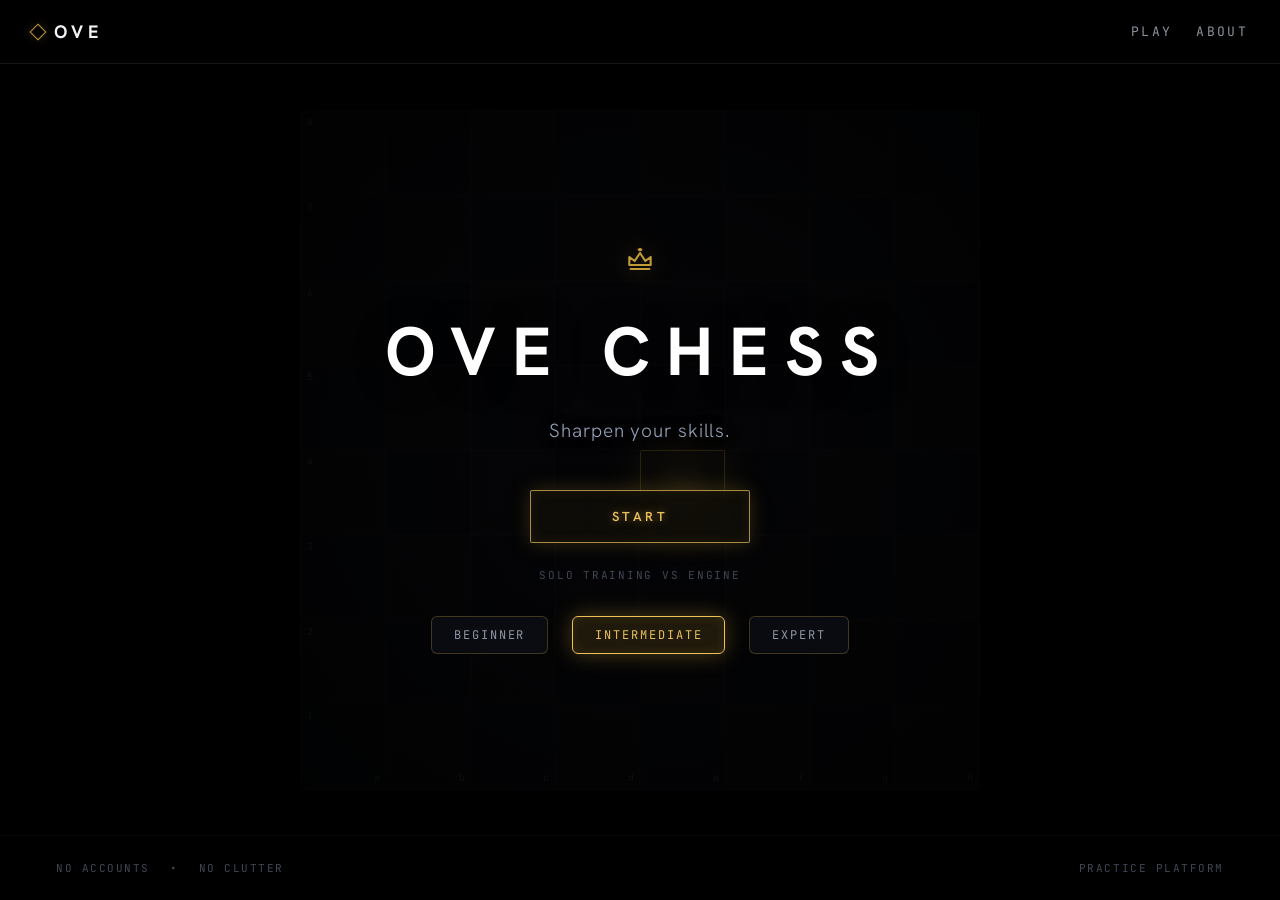
<file: web/index.html>
<!DOCTYPE html>
<html lang="en">
<head>
  <meta charset="utf-8">
  <meta name="viewport" content="width=device-width, initial-scale=1.0">
  <title>OVE CHESS — Practice Platform</title>
  <link rel="preconnect" href="https://fonts.googleapis.com">
  <link rel="preconnect" href="https://fonts.gstatic.com" crossorigin>
  <link href="https://fonts.googleapis.com/css2?family=Hanken+Grotesk:wght@300;400;500;600;700&family=JetBrains+Mono:wght@300;400;500&display=swap" rel="stylesheet">
  <link rel="stylesheet" href="style.css">
</head>
<body>
  <div class="app-viewport">
    <!-- Ambient Chessboard Background Layer -->
    <div class="hero-board-bg-wrapper" aria-hidden="true">
      <div class="chessboard-hero-container" id="chessboard-container">
        <div class="chessboard-grid" id="chessboard-grid">
          <!-- Continuous Highlight Overlays -->
          <div class="highlight-trail" id="board-trail" style="transform: translate(0%, 600%); opacity: 0.7;"></div>
          <div class="highlight-indicator" id="board-highlight" style="transform: translate(300%, 600%);"></div>
          
          <!-- 8x8 Background Board Squares -->
          <!-- Rank 8 -->
          <div class="sq light" data-file="0" data-rank="7" data-sq="a8"><span class="board-coord-rank">8</span></div>
          <div class="sq dark" data-file="1" data-rank="7" data-sq="b8"></div>
          <div class="sq light" data-file="2" data-rank="7" data-sq="c8"></div>
          <div class="sq dark" data-file="3" data-rank="7" data-sq="d8"></div>
          <div class="sq light" data-file="4" data-rank="7" data-sq="e8"></div>
          <div class="sq dark" data-file="5" data-rank="7" data-sq="f8"></div>
          <div class="sq light" data-file="6" data-rank="7" data-sq="g8"></div>
          <div class="sq dark" data-file="7" data-rank="7" data-sq="h8"></div>
          <!-- Rank 7 -->
          <div class="sq dark" data-file="0" data-rank="6" data-sq="a7"><span class="board-coord-rank">7</span></div>
          <div class="sq light" data-file="1" data-rank="6" data-sq="b7"></div>
          <div class="sq dark" data-file="2" data-rank="6" data-sq="c7"></div>
          <div class="sq light" data-file="3" data-rank="6" data-sq="d7"></div>
          <div class="sq dark" data-file="4" data-rank="6" data-sq="e7"></div>
          <div class="sq light" data-file="5" data-rank="6" data-sq="f7"></div>
          <div class="sq dark" data-file="6" data-rank="6" data-sq="g7"></div>
          <div class="sq light" data-file="7" data-rank="6" data-sq="h7"></div>
          <!-- Rank 6 -->
          <div class="sq light" data-file="0" data-rank="5" data-sq="a6"><span class="board-coord-rank">6</span></div>
          <div class="sq dark" data-file="1" data-rank="5" data-sq="b6"></div>
          <div class="sq light" data-file="2" data-rank="5" data-sq="c6"></div>
          <div class="sq dark" data-file="3" data-rank="5" data-sq="d6"></div>
          <div class="sq light" data-file="4" data-rank="5" data-sq="e6"></div>
          <div class="sq dark" data-file="5" data-rank="5" data-sq="f6"></div>
          <div class="sq light" data-file="6" data-rank="5" data-sq="g6"></div>
          <div class="sq dark" data-file="7" data-rank="5" data-sq="h6"></div>
          <!-- Rank 5 -->
          <div class="sq dark" data-file="0" data-rank="4" data-sq="a5"><span class="board-coord-rank">5</span></div>
          <div class="sq light" data-file="1" data-rank="4" data-sq="b5"></div>
          <div class="sq dark" data-file="2" data-rank="4" data-sq="c5"></div>
          <div class="sq light" data-file="3" data-rank="4" data-sq="d5"></div>
          <div class="sq dark" data-file="4" data-rank="4" data-sq="e5"></div>
          <div class="sq light" data-file="5" data-rank="4" data-sq="f5"></div>
          <div class="sq dark" data-file="6" data-rank="4" data-sq="g5"></div>
          <div class="sq light" data-file="7" data-rank="4" data-sq="h5"></div>
          <!-- Rank 4 -->
          <div class="sq light" data-file="0" data-rank="3" data-sq="a4"><span class="board-coord-rank">4</span></div>
          <div class="sq dark" data-file="1" data-rank="3" data-sq="b4"></div>
          <div class="sq light" data-file="2" data-rank="3" data-sq="c4"></div>
          <div class="sq dark" data-file="3" data-rank="3" data-sq="d4"></div>
          <div class="sq light" data-file="4" data-rank="3" data-sq="e4"></div>
          <div class="sq dark" data-file="5" data-rank="3" data-sq="f4"></div>
          <div class="sq light" data-file="6" data-rank="3" data-sq="g4"></div>
          <div class="sq dark" data-file="7" data-rank="3" data-sq="h4"></div>
          <!-- Rank 3 -->
          <div class="sq dark" data-file="0" data-rank="2" data-sq="a3"><span class="board-coord-rank">3</span></div>
          <div class="sq light" data-file="1" data-rank="2" data-sq="b3"></div>
          <div class="sq dark" data-file="2" data-rank="2" data-sq="c3"></div>
          <div class="sq light" data-file="3" data-rank="2" data-sq="d3"></div>
          <div class="sq dark" data-file="4" data-rank="2" data-sq="e3"></div>
          <div class="sq light" data-file="5" data-rank="2" data-sq="f3"></div>
          <div class="sq dark" data-file="6" data-rank="2" data-sq="g3"></div>
          <div class="sq light" data-file="7" data-rank="2" data-sq="h3"></div>
          <!-- Rank 2 -->
          <div class="sq light" data-file="0" data-rank="1" data-sq="a2"><span class="board-coord-rank">2</span></div>
          <div class="sq dark" data-file="1" data-rank="1" data-sq="b2"></div>
          <div class="sq light" data-file="2" data-rank="1" data-sq="c2"></div>
          <div class="sq dark" data-file="3" data-rank="1" data-sq="d2"></div>
          <div class="sq light" data-file="4" data-rank="1" data-sq="e2"></div>
          <div class="sq dark" data-file="5" data-rank="1" data-sq="f2"></div>
          <div class="sq light" data-file="6" data-rank="1" data-sq="g2"></div>
          <div class="sq dark" data-file="7" data-rank="1" data-sq="h2"></div>
          <!-- Rank 1 -->
          <div class="sq dark" data-file="0" data-rank="0" data-sq="a1"><span class="board-coord-rank">1</span><span class="board-coord-file">a</span></div>
          <div class="sq light" data-file="1" data-rank="0" data-sq="b1"><span class="board-coord-file">b</span></div>
          <div class="sq dark" data-file="2" data-rank="0" data-sq="c1"><span class="board-coord-file">c</span></div>
          <div class="sq light" data-file="3" data-rank="0" data-sq="d1"><span class="board-coord-file">d</span></div>
          <div class="sq dark" data-file="4" data-rank="0" data-sq="e1"><span class="board-coord-file">e</span></div>
          <div class="sq light" data-file="5" data-rank="0" data-sq="f1"><span class="board-coord-file">f</span></div>
          <div class="sq dark" data-file="6" data-rank="0" data-sq="g1"><span class="board-coord-file">g</span></div>
          <div class="sq light" data-file="7" data-rank="0" data-sq="h1"><span class="board-coord-file">h</span></div>
        </div>
      </div>
    </div>

    <!-- Soft Vignette Transition Layer -->
    <div class="vignette-layer"></div>

    <!-- Header Navigation -->
    <header class="site-header">
      <a class="logo-container" href="index.html" id="brand-logo">
        <span class="logo-mark"></span>
        <span class="brand-title">OVE</span>
      </a>
      <nav class="nav-actions">
        <a class="nav-link" href="game.html" id="nav-play">PLAY</a>
        <a class="nav-link" href="#about" id="nav-about">ABOUT</a>
      </nav>
    </header>

    <!-- Hero Content -->
    <main class="hero-container">
      <div class="hero-crown-mark" aria-hidden="true">
        <svg fill="none" stroke="currentColor" stroke-linecap="round" stroke-linejoin="round" stroke-width="1.6" viewBox="0 0 24 24">
          <path d="M5 18h14M6 15h12M4 9l4 3 4-6 4 6 4-3v6H4V9z"></path>
          <line x1="12" y1="3" x2="12" y2="4"></line>
          <line x1="11" y1="3.5" x2="13" y2="3.5"></line>
        </svg>
      </div>
      <h1 class="hero-title">OVE CHESS</h1>
      <p class="hero-tagline">Sharpen your skills.</p>

      <div class="btn-start-wrapper">
        <a class="btn-start" href="game.html?difficulty=intermediate" id="btn-start">START</a>
      </div>
      <p class="engine-ready-tag">SOLO TRAINING VS ENGINE</p>

      <!-- Difficulty Selection -->
      <div class="homepage-difficulty-selector" id="difficulty-selector" role="radiogroup" aria-label="Game Difficulty">
        <button type="button" role="radio" aria-checked="false" data-mode="beginner" class="homepage-difficulty-btn" onclick="selectDifficulty('beginner', this)">Beginner</button>
        <button type="button" role="radio" aria-checked="true" data-mode="intermediate" class="homepage-difficulty-btn" onclick="selectDifficulty('intermediate', this)">Intermediate</button>
        <button type="button" role="radio" aria-checked="false" data-mode="expert" class="homepage-difficulty-btn" onclick="selectDifficulty('expert', this)">Expert</button>
      </div>
    </main>

    <!-- Footer -->
    <footer class="site-footer">
      <div class="footer-left">
        <span>NO ACCOUNTS</span>
        <span>•</span>
        <span>NO CLUTTER</span>
      </div>
      <div class="footer-right">
        <span>PRACTICE PLATFORM</span>
      </div>
    </footer>

    <!-- About Modal -->
    <div class="modal-backdrop" id="about-modal">
      <div class="modal-box">
        <h2>About OVE</h2>
        <p>
          OVE is a distraction-free chess practice platform engineered for dedicated players who want to sharpen their tactical and strategic intuition against a precision computer engine.
        </p>
        <p>
          No logins, no ads, no rating anxiety, and no toxicity. Just pure, deliberate chess training.
        </p>
        <button class="modal-close-btn" id="modal-close" type="button">CLOSE</button>
      </div>
    </div>
  </div>

  <script src="app.js"></script>
  <script>
    function selectDifficulty(mode, btn) {
      document.querySelectorAll('.homepage-difficulty-btn').forEach(b => {
        b.setAttribute('aria-checked', 'false');
      });
      btn.setAttribute('aria-checked', 'true');
      const startBtn = document.getElementById('btn-start');
      if (startBtn) {
        startBtn.href = `game.html?difficulty=${mode}`;
      }
    }
  </script>
</body>
</html>
</file>
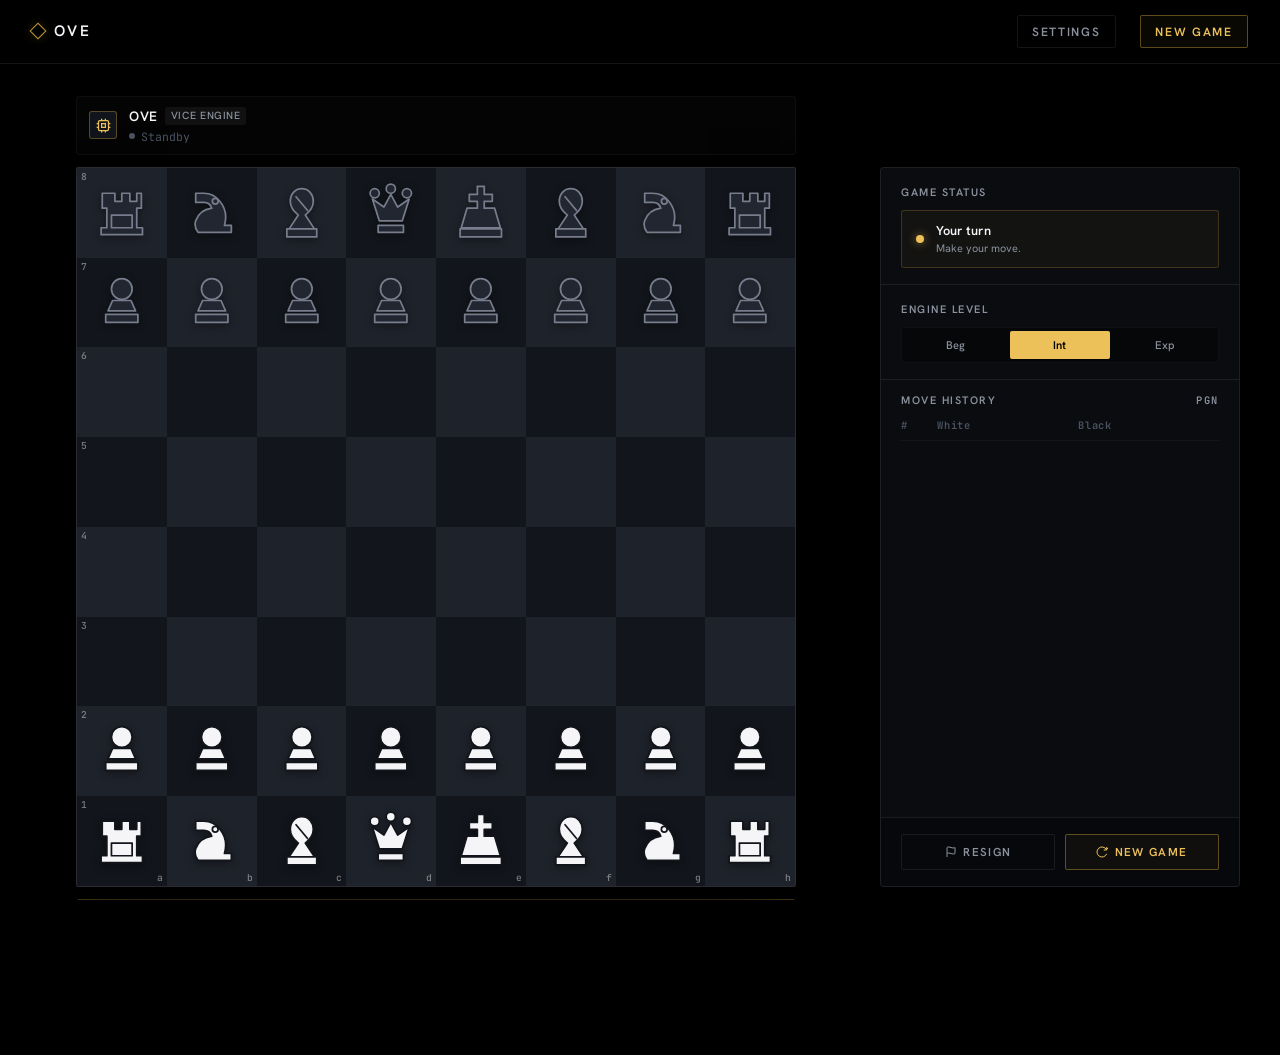
<file: web/game.html>
<!DOCTYPE html>
<html lang="en">
<head>
  <meta charset="utf-8">
  <meta name="viewport" content="width=device-width, initial-scale=1.0">
  <title>OVE CHESS — Practice Arena</title>
  <link rel="preconnect" href="https://fonts.googleapis.com">
  <link rel="preconnect" href="https://fonts.gstatic.com" crossorigin>
  <link href="https://fonts.googleapis.com/css2?family=Hanken+Grotesk:wght@300;400;500;600;700&family=JetBrains+Mono:wght@300;400;500;600&display=swap" rel="stylesheet">
  <link rel="stylesheet" href="style.css">
</head>
<body>
  <div class="app-viewport">
    <!-- Top Navigation Header -->
    <header class="site-header">
      <a class="brand-link" href="index.html" id="brand-logo">
        <span class="brand-diamond"></span>
        <span>OVE</span>
      </a>
      <div class="header-actions">
        <button class="nav-btn" id="btn-settings" title="Engine & Interface Settings">SETTINGS</button>
        <button class="nav-btn primary" id="btn-top-new-game">NEW GAME</button>
      </div>
    </header>

    <!-- Main Gameplay Arena -->
    <main class="game-container">
      <!-- Left: Chessboard Area -->
      <section class="play-arena" aria-label="Chessboard view">
        <div class="board-stage">
          <!-- Opponent Bar -->
          <div class="player-strip" id="strip-computer">
            <div class="player-meta">
              <div class="avatar-badge engine" aria-hidden="true">
                <svg width="15" height="15" viewBox="0 0 24 24" fill="none" stroke="currentColor" stroke-width="2">
                  <rect x="4" y="4" width="16" height="16" rx="2"></rect>
                  <rect x="9" y="9" width="6" height="6"></rect>
                  <path d="M9 1v3M15 1v3M9 20v3M15 20v3M20 9h3M20 15h3M1 9h3M1 15h3"></path>
                </svg>
              </div>
              <div class="player-info">
                <div class="player-name">
                  <span>OVE</span>
                  <span class="badge-sub" id="engine-sub-badge">VICE Engine</span>
                </div>
                <div class="player-status-indicator" id="engine-status">
                  <span class="status-dot"></span>
                  <span id="engine-status-text">Standby</span>
                </div>
              </div>
            </div>
            <div class="captured-pieces" id="captured-by-computer" title="Pieces captured by OVE"></div>
          </div>

          <!-- 8x8 Interactive Board Container -->
          <div class="board-wrapper" id="board-container">
            <div class="board-grid" id="chessboard" role="grid" aria-label="8x8 Chessboard"></div>
          </div>

          <!-- Human Player Bar -->
          <div class="player-strip active-turn" id="strip-player">
            <div class="player-meta">
              <div class="avatar-badge" aria-hidden="true">
                <svg width="14" height="14" viewBox="0 0 24 24" fill="none" stroke="currentColor" stroke-width="2">
                  <path d="M19 21v-2a4 4 0 0 0-4-4H9a4 4 0 0 0-4 4v2"></path>
                  <circle cx="12" cy="7" r="4"></circle>
                </svg>
              </div>
              <div class="player-info">
                <div class="player-name">
                  <span>You</span>
                  <span class="badge-sub">White</span>
                </div>
                <div class="player-status-indicator" id="player-status">
                  <span class="status-dot active"></span>
                  <span id="player-status-text">Your turn</span>
                </div>
              </div>
            </div>
            <div class="captured-pieces" id="captured-by-player" title="Pieces captured by you"></div>
          </div>
        </div>
      </section>

      <!-- Right Side Control Panel -->
      <aside class="side-panel" aria-label="Game controls and notation">
        <!-- Game Status -->
        <div class="panel-section" id="status-section">
          <div class="panel-header-label">
            <span>Game Status</span>
          </div>
          <div class="status-banner" id="status-banner">
            <span class="status-pulse-circle"></span>
            <div class="status-text-content">
              <span class="status-primary" id="status-primary">Your turn</span>
              <span class="status-secondary" id="status-secondary">White to move • Clock ready</span>
            </div>
          </div>
        </div>

        <!-- Difficulty Settings -->
        <div class="panel-section" id="difficulty-section">
          <div class="panel-header-label">
            <span>Engine Level</span>
          </div>
          <div class="difficulty-group" role="radiogroup" aria-label="Engine Level">
            <button type="button" role="radio" aria-checked="false" data-level="beginner" class="difficulty-btn">Beg</button>
            <button type="button" role="radio" aria-checked="true" data-level="intermediate" class="difficulty-btn active">Int</button>
            <button type="button" role="radio" aria-checked="false" data-level="expert" class="difficulty-btn">Exp</button>
          </div>
        </div>

        <!-- PGN Move History -->
        <div class="history-container" id="history-section">
          <div class="panel-header-label">
            <span>Move History</span>
            <span style="font-family: var(--font-mono); font-size: 0.65rem;">PGN</span>
          </div>
          <div class="history-table-header">
            <span>#</span>
            <span>White</span>
            <span>Black</span>
          </div>
          <div class="history-list" id="move-history-list" role="log" aria-live="polite">
            <div class="history-row">
              <span class="move-num">1.</span>
              <span class="move-white">e4</span>
              <span class="move-black">e5</span>
            </div>
            <div class="history-row">
              <span class="move-num">2.</span>
              <span class="move-white">Nf3</span>
              <span class="move-black">Nc6</span>
            </div>
            <div class="history-row current-row">
              <span class="move-num">3.</span>
              <span class="move-white current-move">Bb5</span>
              <span class="move-black">—</span>
            </div>
          </div>
        </div>

        <!-- Action Controls -->
        <div class="controls-footer">
          <button class="btn-action danger" id="btn-resign" title="Resign the ongoing game">
            <svg width="12" height="12" viewBox="0 0 24 24" fill="none" stroke="currentColor" stroke-width="2">
              <path d="M4 15s1-1 4-1 5 2 8 2 4-1 4-1V3s-1 1-4 1-5-2-8-2-4 1-4 1zM4 22v-7"></path>
            </svg>
            RESIGN
          </button>
          <button class="btn-action accent" id="btn-new-game" title="Reset and start new game">
            <svg width="12" height="12" viewBox="0 0 24 24" fill="none" stroke="currentColor" stroke-width="2">
              <path d="M21.5 2v6h-6M21.34 15.57a10 10 0 1 1-.57-8.38l5.67-5.67"></path>
            </svg>
            NEW GAME
          </button>
        </div>
      </aside>
    </main>

    <!-- Footer -->
    <footer class="site-footer">
      <div>NO ACCOUNTS • NO CLUTTER</div>
      <div>PRACTICE PLATFORM</div>
    </footer>
  </div>

  <script src="game.js"></script>
</body>
</html>
</file>
<file: web/style.css>
/* ==========================================================================
   OVE CHESS PRACTICE PLATFORM - UNIFIED STYLES
   Minimalist Architectural Dark Theme
   ========================================================================== */

*, *::before, *::after {
  box-sizing: border-box;
  margin: 0;
  padding: 0;
  -webkit-tap-highlight-color: transparent;
}

:root {
  --bg-black: #000000;
  --surface-dark: #0a0c10;
  --surface-elevated: #11141a;
  --surface-border: rgba(255, 255, 255, 0.08);
  --surface-border-subtle: rgba(255, 255, 255, 0.04);
  --surface-border-hover: rgba(255, 255, 255, 0.2);

  --accent-gold: #c29b38;
  --accent-gold-bright: #ecc15a;
  --accent-gold-dim: rgba(194, 155, 56, 0.15);
  --accent-gold-border: rgba(194, 155, 56, 0.45);
  --accent-glow: rgba(194, 155, 56, 0.22);

  --text-main: #f3f4f6;
  --text-muted: #8b929e;
  --text-dim: #4b5362;
  --text-subtle: #404654;

  --board-light: #1e222a;
  --board-dark: #12151b;
  --board-border: rgba(255, 255, 255, 0.12);
  --square-highlight: rgba(194, 155, 56, 0.22);
  --square-last-move: rgba(194, 155, 56, 0.35);

  --font-sans: 'Hanken Grotesk', -apple-system, BlinkMacSystemFont, "Segoe UI", Roboto, sans-serif;
  --font-mono: 'JetBrains Mono', monospace;
}

html, body {
  width: 100%;
  height: 100%;
  background-color: var(--bg-black);
  color: var(--text-main);
  font-family: var(--font-sans);
  overflow-x: hidden;
  line-height: 1.5;
  -webkit-font-smoothing: antialiased;
}

.app-viewport {
  position: relative;
  min-height: 100vh;
  min-height: 100dvh;
  width: 100%;
  display: flex;
  flex-direction: column;
  justify-content: space-between;
  overflow: hidden;
  background: var(--bg-black);
}

/* ==========================================================================
   HEADER NAVIGATION
   ========================================================================== */

header.site-header, header {
  height: 64px;
  padding: 0 2rem;
  display: flex;
  align-items: center;
  justify-content: space-between;
  border-bottom: 1px solid var(--surface-border);
  background: rgba(0, 0, 0, 0.85);
  backdrop-filter: blur(12px);
  -webkit-backdrop-filter: blur(12px);
  position: sticky;
  top: 0;
  z-index: 50;
}

.brand-link, .logo-container {
  display: flex;
  align-items: center;
  gap: 0.65rem;
  text-decoration: none;
  color: var(--text-main);
  letter-spacing: 0.18em;
  font-size: 0.95rem;
  font-weight: 600;
  transition: opacity 0.2s ease;
}

.brand-link:hover, .logo-container:hover {
  opacity: 0.85;
}

.brand-diamond, .logo-mark {
  width: 12px;
  height: 12px;
  border: 1.5px solid var(--accent-gold);
  transform: rotate(45deg);
  display: inline-block;
  box-shadow: 0 0 10px var(--accent-glow);
}

.brand-title {
  font-size: 18px;
  font-weight: 700;
  letter-spacing: 0.28em;
  text-transform: uppercase;
}

.header-actions, .nav-actions {
  display: flex;
  align-items: center;
  gap: 1.5rem;
}

.nav-link {
  font-family: var(--font-mono);
  font-size: 13px;
  letter-spacing: 0.18em;
  text-transform: uppercase;
  color: var(--text-muted);
  text-decoration: none;
  transition: color 0.2s ease;
  cursor: pointer;
}

.nav-link:hover {
  color: var(--text-main);
}

.nav-btn {
  background: transparent;
  border: 1px solid var(--surface-border);
  color: var(--text-muted);
  font-family: var(--font-sans);
  font-size: 0.75rem;
  font-weight: 600;
  letter-spacing: 0.14em;
  padding: 0.45rem 0.9rem;
  border-radius: 2px;
  cursor: pointer;
  text-decoration: none;
  transition: all 0.2s ease;
  display: inline-flex;
  align-items: center;
  gap: 0.4rem;
}

.nav-btn:hover {
  color: var(--text-main);
  border-color: var(--surface-border-hover);
  background: rgba(255, 255, 255, 0.03);
}

.nav-btn.primary {
  color: var(--accent-gold-bright);
  border-color: var(--accent-gold-border);
  background: rgba(194, 155, 56, 0.05);
}

.nav-btn.primary:hover {
  border-color: var(--accent-gold);
  background: rgba(194, 155, 56, 0.12);
}

/* ==========================================================================
   HOMEPAGE HERO SECTION
   ========================================================================== */

.hero-board-bg-wrapper {
  position: absolute;
  inset: 0;
  display: flex;
  align-items: center;
  justify-content: center;
  pointer-events: none;
  z-index: 1;
  opacity: 0.55;
}

.chessboard-hero-container {
  position: relative;
  width: min(82vw, 680px);
  aspect-ratio: 1 / 1;
  border: 1px solid rgba(255, 255, 255, 0.05);
  box-shadow: 0 0 120px rgba(0, 0, 0, 0.95), 0 0 60px rgba(194, 155, 56, 0.03);
  border-radius: 4px;
  overflow: hidden;
  background: rgba(5, 5, 8, 0.85);
  animation: boardFloat 16s ease-in-out infinite alternate;
}

@keyframes boardFloat {
  0% { transform: scale(1); }
  50% { transform: scale(1.012); }
  100% { transform: scale(1); }
}

.chessboard-grid {
  display: grid;
  grid-template-columns: repeat(8, 1fr);
  grid-template-rows: repeat(8, 1fr);
  width: 100%;
  height: 100%;
  position: relative;
}

.sq {
  display: flex;
  align-items: center;
  justify-content: center;
  position: relative;
  transition: background-color 1.2s cubic-bezier(0.4, 0, 0.2, 1), box-shadow 1.2s cubic-bezier(0.4, 0, 0.2, 1);
}

.sq.light { background-color: rgba(25, 29, 38, 0.32); }
.sq.dark { background-color: rgba(13, 16, 22, 0.55); }

.sq::after {
  content: '';
  position: absolute;
  inset: 0;
  border: 0.5px solid rgba(255, 255, 255, 0.015);
  pointer-events: none;
}

.highlight-indicator {
  position: absolute;
  width: 12.5%;
  height: 12.5%;
  top: 0;
  left: 0;
  pointer-events: none;
  z-index: 3;
  transform: translate(0, 0);
  transition: transform 1.2s cubic-bezier(0.25, 1, 0.5, 1);
  box-sizing: border-box;
}

.highlight-indicator::before {
  content: '';
  position: absolute;
  inset: 0;
  background: radial-gradient(circle at center, rgba(194, 155, 56, 0.22) 0%, rgba(194, 155, 56, 0.06) 65%, transparent 100%);
  border: 1px solid rgba(194, 155, 56, 0.45);
  box-shadow: 0 0 35px rgba(194, 155, 56, 0.24), inset 0 0 20px rgba(194, 155, 56, 0.12);
  border-radius: 2px;
  animation: subtleGlow 3s ease-in-out infinite alternate;
}

.highlight-trail {
  position: absolute;
  width: 12.5%;
  height: 12.5%;
  top: 0;
  left: 0;
  pointer-events: none;
  z-index: 2;
  transform: translate(0, 0);
  opacity: 0;
  transition: transform 1.8s cubic-bezier(0.2, 0.8, 0.4, 1), opacity 2s ease;
  box-sizing: border-box;
}

.highlight-trail::before {
  content: '';
  position: absolute;
  inset: 0;
  background: radial-gradient(circle at center, rgba(194, 155, 56, 0.1) 0%, transparent 80%);
  border: 1px solid rgba(194, 155, 56, 0.15);
  border-radius: 2px;
}

@keyframes subtleGlow {
  0% { opacity: 0.75; box-shadow: 0 0 25px rgba(194, 155, 56, 0.18), inset 0 0 14px rgba(194, 155, 56, 0.08); }
  100% { opacity: 1; box-shadow: 0 0 45px rgba(194, 155, 56, 0.32), inset 0 0 24px rgba(194, 155, 56, 0.18); }
}

.board-coord-file {
  position: absolute;
  bottom: 4px;
  right: 6px;
  font-family: var(--font-mono);
  font-size: 10px;
  color: rgba(255, 255, 255, 0.18);
  user-select: none;
  z-index: 4;
}

.board-coord-rank {
  position: absolute;
  top: 4px;
  left: 6px;
  font-family: var(--font-mono);
  font-size: 10px;
  color: rgba(255, 255, 255, 0.18);
  user-select: none;
  z-index: 4;
}

.vignette-layer {
  position: absolute;
  inset: 0;
  background: radial-gradient(circle at center, rgba(0, 0, 0, 0.3) 20%, rgba(0, 0, 0, 0.85) 75%, #000000 100%);
  pointer-events: none;
  z-index: 2;
}

main.hero-container {
  position: relative;
  z-index: 10;
  display: flex;
  flex-direction: column;
  align-items: center;
  justify-content: center;
  text-align: center;
  padding: 0 24px;
  margin: auto 0;
}

.hero-crown-mark {
  margin-bottom: 24px;
  color: var(--accent-gold);
  display: flex;
  align-items: center;
  justify-content: center;
  filter: drop-shadow(0 0 12px rgba(194, 155, 56, 0.35));
}

.hero-crown-mark svg {
  width: 32px;
  height: 32px;
}

h1.hero-title {
  font-size: clamp(38px, 6.5vw, 68px);
  font-weight: 700;
  letter-spacing: 0.24em;
  text-transform: uppercase;
  margin-bottom: 14px;
  color: #ffffff;
  text-shadow: 0 4px 30px rgba(0, 0, 0, 0.7);
}

p.hero-tagline {
  font-size: clamp(15px, 1.8vw, 19px);
  font-weight: 300;
  letter-spacing: 0.04em;
  color: #94a3b8;
  margin-bottom: 44px;
  text-shadow: 0 2px 14px rgba(0, 0, 0, 0.8);
}

.btn-start-wrapper {
  position: relative;
  display: inline-block;
}

.btn-start {
  display: inline-flex;
  align-items: center;
  justify-content: center;
  min-width: 220px;
  padding: 16px 42px;
  background: rgba(18, 15, 8, 0.75);
  backdrop-filter: blur(12px);
  -webkit-backdrop-filter: blur(12px);
  border: 1px solid rgba(236, 193, 90, 0.7);
  color: var(--accent-gold-bright);
  font-family: var(--font-sans);
  font-size: 13px;
  font-weight: 600;
  letter-spacing: 0.26em;
  text-transform: uppercase;
  text-decoration: none;
  cursor: pointer;
  border-radius: 2px;
  box-shadow: 0 0 20px rgba(194, 155, 56, 0.25), inset 0 0 12px rgba(194, 155, 56, 0.1);
  text-shadow: 0 0 8px rgba(236, 193, 90, 0.5);
  transition: all 0.25s cubic-bezier(0.16, 1, 0.3, 1);
}

.btn-start:hover {
  background: rgba(26, 20, 9, 0.88);
  border-color: #ecc15a;
  color: #ffffff;
  box-shadow: 0 0 28px rgba(236, 193, 90, 0.65), 0 0 55px rgba(194, 155, 56, 0.35), inset 0 0 16px rgba(236, 193, 90, 0.25);
  text-shadow: 0 0 10px rgba(255, 255, 255, 0.9), 0 0 20px rgba(236, 193, 90, 0.75);
  transform: translateY(-2px) scale(1.02);
}

.btn-start:active {
  transform: translateY(0) scale(0.98);
  background: rgba(36, 28, 11, 0.95);
}

.engine-ready-tag {
  margin-top: 24px;
  font-family: var(--font-mono);
  font-size: 11px;
  letter-spacing: 0.16em;
  text-transform: uppercase;
  color: var(--text-subtle);
}

/* Homepage difficulty selector container */
.homepage-difficulty-selector {
  margin-top: 2rem;
  display: flex;
  align-items: center;
  justify-content: center;
  gap: 24px;
}

.homepage-difficulty-btn {
  padding: 10px 22px;
  font-size: 0.75rem;
  font-family: var(--font-mono);
  text-transform: uppercase;
  letter-spacing: 0.16em;
  border-radius: 6px;
  cursor: pointer;
  border: 1px solid rgba(194, 155, 56, 0.3);
  background: rgba(14, 17, 23, 0.7);
  color: #8e96a4;
  backdrop-filter: blur(10px);
  -webkit-backdrop-filter: blur(10px);
  transition: all 0.2s ease;
}

.homepage-difficulty-btn[aria-checked="true"] {
  background: rgba(194, 155, 56, 0.15);
  border-color: #ecc15a;
  color: #ecc15a;
  box-shadow: 0 0 22px rgba(194, 155, 56, 0.38), inset 0 0 12px rgba(194, 155, 56, 0.12);
}

.homepage-difficulty-btn:hover:not([aria-checked="true"]) {
  border-color: #ecc15a;
  color: #ecc15a;
  background: rgba(194, 155, 56, 0.08);
  box-shadow: 0 0 16px rgba(194, 155, 56, 0.28);
}

/* ==========================================================================
   GAME PAGE ARENA & SIDE PANEL
   ========================================================================== */

main.game-container {
  flex: 1;
  display: grid;
  grid-template-columns: minmax(0, 1fr) 360px;
  max-width: 1400px;
  width: 100%;
  margin: 0 auto;
  padding: 2rem 2.5rem;
  gap: 3rem;
  align-items: center;
}

.play-arena {
  display: flex;
  flex-direction: column;
  align-items: center;
  justify-content: center;
  width: 100%;
}

.board-stage {
  width: 100%;
  max-width: 720px;
  display: flex;
  flex-direction: column;
  gap: 0.75rem;
}

/* Player Status Bar */
.player-strip {
  display: flex;
  align-items: center;
  justify-content: space-between;
  padding: 0.55rem 0.75rem;
  border-radius: 4px;
  background: rgba(255, 255, 255, 0.015);
  border: 1px solid var(--surface-border-subtle);
  transition: all 0.2s ease;
}

.player-strip.active-turn {
  border-color: rgba(194, 155, 56, 0.35);
  background: rgba(194, 155, 56, 0.04);
}

.player-meta {
  display: flex;
  align-items: center;
  gap: 0.75rem;
}

.avatar-badge {
  width: 28px;
  height: 28px;
  border-radius: 3px;
  display: flex;
  align-items: center;
  justify-content: center;
  font-size: 0.8rem;
  font-weight: 600;
  background: var(--surface-elevated);
  border: 1px solid var(--surface-border);
  color: var(--text-muted);
}

.avatar-badge.engine {
  border-color: rgba(194, 155, 56, 0.4);
  color: var(--accent-gold-bright);
}

.player-info {
  display: flex;
  flex-direction: column;
  gap: 0.1rem;
}

.player-name {
  font-size: 0.85rem;
  font-weight: 600;
  letter-spacing: 0.05em;
  display: flex;
  align-items: center;
  gap: 0.45rem;
}

.badge-sub {
  font-size: 0.65rem;
  padding: 0.1rem 0.35rem;
  border-radius: 2px;
  font-weight: 500;
  background: rgba(255, 255, 255, 0.05);
  color: var(--text-muted);
  letter-spacing: 0.06em;
  text-transform: uppercase;
}

.player-status-indicator {
  font-size: 0.72rem;
  color: var(--text-dim);
  font-family: var(--font-mono);
  display: flex;
  align-items: center;
  gap: 0.4rem;
}

.status-dot {
  width: 6px;
  height: 6px;
  border-radius: 50%;
  background: var(--text-dim);
  display: inline-block;
}

.status-dot.active {
  background: var(--accent-gold-bright);
  box-shadow: 0 0 8px rgba(194, 155, 56, 0.8);
  animation: pulse 1.8s infinite;
}

@keyframes pulse {
  0%, 100% { opacity: 1; transform: scale(1); }
  50% { opacity: 0.4; transform: scale(0.85); }
}

.captured-pieces {
  display: flex;
  align-items: center;
  gap: 0.15rem;
  min-height: 18px;
  font-size: 0.8rem;
  color: var(--text-dim);
}

/* 8x8 Interactive Chessboard Wrapper */
.board-wrapper {
  position: relative;
  width: 100%;
  aspect-ratio: 1 / 1;
  background: #0d0f14;
  border: 1px solid var(--board-border);
  box-shadow: 0 20px 50px -15px rgba(0, 0, 0, 0.9);
  border-radius: 2px;
  overflow: hidden;
  display: flex;
  flex-direction: column;
}

.board-grid {
  display: grid;
  grid-template-columns: repeat(8, 1fr);
  grid-template-rows: repeat(8, 1fr);
  width: 100%;
  height: 100%;
  user-select: none;
}

.square {
  position: relative;
  width: 100%;
  height: 100%;
  display: flex;
  align-items: center;
  justify-content: center;
  cursor: pointer;
  transition: background-color 0.15s ease;
}

.square.light { background-color: var(--board-light); }
.square.dark { background-color: var(--board-dark); }

.square:hover {
  filter: brightness(1.12);
}

.coord-rank, .coord-file {
  position: absolute;
  font-family: var(--font-mono);
  font-size: 0.6rem;
  font-weight: 500;
  opacity: 0.45;
  pointer-events: none;
  line-height: 1;
}

.coord-rank { top: 4px; left: 4px; }
.coord-file { bottom: 3px; right: 4px; }

.square.highlighted {
  background-color: var(--square-highlight) !important;
}

.square.last-move {
  background-color: var(--square-last-move) !important;
}

.square.selected {
  background-color: rgba(194, 155, 56, 0.45) !important;
  outline: 2px solid var(--accent-gold-bright);
  outline-offset: -2px;
}

.legal-hint {
  position: absolute;
  width: 14px;
  height: 14px;
  border-radius: 50%;
  background: rgba(194, 155, 56, 0.55);
  pointer-events: none;
}

/* SVG Chess Pieces */
.piece {
  width: 82%;
  height: 82%;
  position: absolute;
  display: flex;
  align-items: center;
  justify-content: center;
  pointer-events: none;
  transition: transform 0.12s ease;
  filter: drop-shadow(0 2px 4px rgba(0, 0, 0, 0.4));
}

.piece svg {
  width: 100%;
  height: 100%;
}

.piece.white svg path,
.piece.white svg circle,
.piece.white svg rect,
.piece.white svg polygon {
  fill: #f5f5f7;
  stroke: #12151b;
  stroke-width: 1.5px;
  stroke-linejoin: round;
  stroke-linecap: round;
}

.piece.black svg path,
.piece.black svg circle,
.piece.black svg rect,
.piece.black svg polygon {
  fill: #222630;
  stroke: #777d8c;
  stroke-width: 1.5px;
  stroke-linejoin: round;
  stroke-linecap: round;
}

/* Right Side Control Panel */
.side-panel {
  display: flex;
  flex-direction: column;
  height: 720px;
  background: var(--surface-dark);
  border: 1px solid var(--surface-border);
  border-radius: 4px;
  overflow: hidden;
}

.panel-section {
  padding: 1rem 1.25rem;
  border-bottom: 1px solid var(--surface-border);
}

.panel-header-label {
  font-size: 0.68rem;
  font-weight: 600;
  letter-spacing: 0.14em;
  text-transform: uppercase;
  color: var(--text-muted);
  margin-bottom: 0.6rem;
  display: flex;
  align-items: center;
  justify-content: space-between;
}

/* Difficulty Control Buttons */
.difficulty-group {
  display: grid;
  grid-template-columns: repeat(3, 1fr);
  gap: 4px;
  background: rgba(0, 0, 0, 0.4);
  padding: 3px;
  border-radius: 3px;
  border: 1px solid var(--surface-border-subtle);
}

.difficulty-btn {
  background: transparent;
  border: none;
  color: var(--text-muted);
  font-family: var(--font-sans);
  font-size: 0.7rem;
  font-weight: 500;
  padding: 0.45rem 0.2rem;
  border-radius: 2px;
  cursor: pointer;
  transition: all 0.15s ease;
  text-align: center;
}

.difficulty-btn:hover {
  color: var(--text-main);
  background: rgba(255, 255, 255, 0.04);
}

.difficulty-btn.active {
  color: var(--bg-black);
  background: var(--accent-gold-bright);
  font-weight: 600;
}

/* Status Banner */
.status-banner {
  display: flex;
  align-items: center;
  gap: 0.75rem;
  background: rgba(194, 155, 56, 0.05);
  border: 1px solid rgba(194, 155, 56, 0.25);
  border-radius: 3px;
  padding: 0.65rem 0.85rem;
}

.status-pulse-circle {
  width: 8px;
  height: 8px;
  border-radius: 50%;
  background: var(--accent-gold-bright);
  box-shadow: 0 0 10px rgba(194, 155, 56, 0.7);
}

.status-text-content {
  display: flex;
  flex-direction: column;
}

.status-primary {
  font-size: 0.8rem;
  font-weight: 600;
  color: var(--text-main);
  letter-spacing: 0.02em;
}

.status-secondary {
  font-size: 0.68rem;
  color: var(--text-muted);
}

/* PGN Move History Log */
.history-container {
  flex: 1;
  display: flex;
  flex-direction: column;
  padding: 0.75rem 1.25rem;
  min-height: 180px;
  overflow: hidden;
}

.history-table-header {
  display: grid;
  grid-template-columns: 36px 1fr 1fr;
  font-family: var(--font-mono);
  font-size: 0.65rem;
  font-weight: 600;
  letter-spacing: 0.08em;
  color: var(--text-dim);
  padding-bottom: 0.4rem;
  border-bottom: 1px solid var(--surface-border-subtle);
}

.history-list {
  flex: 1;
  overflow-y: auto;
  padding-top: 0.4rem;
  font-family: var(--font-mono);
  font-size: 0.78rem;
  scrollbar-width: thin;
  scrollbar-color: var(--surface-border) transparent;
}

.history-list::-webkit-scrollbar { width: 4px; }
.history-list::-webkit-scrollbar-thumb {
  background: var(--surface-border);
  border-radius: 2px;
}

.history-row {
  display: grid;
  grid-template-columns: 36px 1fr 1fr;
  padding: 0.28rem 0;
  border-radius: 2px;
  transition: background 0.1s ease;
  cursor: pointer;
}

.history-row:hover { background: rgba(255, 255, 255, 0.03); }
.history-row.current-row { background: rgba(194, 155, 56, 0.08); }

.move-num { color: var(--text-dim); }

.move-white, .move-black {
  color: var(--text-main);
  padding: 0.05rem 0.3rem;
  border-radius: 2px;
  display: inline-block;
}

.move-white.current-move, .move-black.current-move {
  color: var(--accent-gold-bright);
  background: rgba(194, 155, 56, 0.18);
  font-weight: 600;
}

.controls-footer {
  padding: 1rem 1.25rem;
  background: rgba(0, 0, 0, 0.3);
  border-top: 1px solid var(--surface-border);
  display: flex;
  gap: 0.6rem;
}

.btn-action {
  flex: 1;
  background: transparent;
  border: 1px solid var(--surface-border);
  color: var(--text-muted);
  font-family: var(--font-sans);
  font-size: 0.72rem;
  font-weight: 600;
  letter-spacing: 0.12em;
  text-transform: uppercase;
  padding: 0.6rem 0.5rem;
  border-radius: 2px;
  cursor: pointer;
  transition: all 0.15s ease;
  display: flex;
  align-items: center;
  justify-content: center;
  gap: 0.4rem;
}

.btn-action:hover {
  border-color: var(--surface-border-hover);
  color: var(--text-main);
  background: rgba(255, 255, 255, 0.025);
}

.btn-action.danger:hover {
  border-color: rgba(239, 68, 68, 0.4);
  color: #ef4444;
  background: rgba(239, 68, 68, 0.05);
}

.btn-action.accent {
  border-color: var(--accent-gold-border);
  color: var(--accent-gold-bright);
  background: rgba(194, 155, 56, 0.05);
}

.btn-action.accent:hover {
  border-color: var(--accent-gold);
  background: rgba(194, 155, 56, 0.12);
}

/* ==========================================================================
   FOOTER
   ========================================================================== */

footer.site-footer, footer {
  position: relative;
  z-index: 10;
  display: flex;
  justify-content: space-between;
  align-items: center;
  padding: 24px 56px;
  border-top: 1px solid rgba(255, 255, 255, 0.04);
  font-family: var(--font-mono);
  font-size: 11px;
  letter-spacing: 0.14em;
  text-transform: uppercase;
  color: var(--text-subtle);
}

.footer-left {
  display: flex;
  gap: 20px;
}

/* ==========================================================================
   MODALS
   ========================================================================== */

.modal-backdrop {
  display: none;
  position: fixed;
  inset: 0;
  background: rgba(8, 10, 14, 0.85);
  backdrop-filter: blur(10px);
  -webkit-backdrop-filter: blur(10px);
  z-index: 100;
  align-items: center;
  justify-content: center;
  padding: 24px;
}

.modal-backdrop.open {
  display: flex;
}

.modal-box {
  width: min(92vw, 480px);
  background: #11141c;
  border: 1px solid rgba(255, 255, 255, 0.1);
  padding: 40px;
  border-radius: 4px;
  box-shadow: 0 20px 50px rgba(0,0,0,0.8);
  position: relative;
}

.modal-box h2 {
  font-size: 20px;
  font-weight: 700;
  letter-spacing: 0.18em;
  text-transform: uppercase;
  margin-bottom: 16px;
  color: #fff;
}

.modal-box p {
  color: #94a3b8;
  font-size: 14px;
  line-height: 1.7;
  margin-bottom: 24px;
}

.modal-close-btn {
  padding: 10px 24px;
  background: rgba(255, 255, 255, 0.05);
  border: 1px solid rgba(255, 255, 255, 0.15);
  color: #fff;
  font-family: var(--font-mono);
  font-size: 12px;
  letter-spacing: 0.12em;
  text-transform: uppercase;
  cursor: pointer;
  transition: all 0.2s ease;
}

.modal-close-btn:hover {
  background: rgba(255, 255, 255, 0.1);
}

/* ==========================================================================
   RESPONSIVE LAYOUTS
   ========================================================================== */

@media (max-width: 900px) {
  header.site-header, header {
    padding: 24px;
  }
  .nav-actions {
    gap: 20px;
  }

  main.game-container {
    grid-template-columns: 1fr;
    padding: 1rem 1rem 2rem 1rem;
    gap: 1.5rem;
  }

  .board-stage {
    max-width: 480px;
  }

  .side-panel {
    height: auto;
    max-width: 480px;
    width: 100%;
    margin: 0 auto;
  }

  .history-container {
    min-height: 140px;
    max-height: 180px;
  }

  footer.site-footer, footer {
    padding: 20px 24px;
    flex-direction: column;
    gap: 12px;
    text-align: center;
  }
}

@media (max-width: 480px) {
  header.site-header {
    padding: 0 1rem;
    height: 56px;
  }

  .chessboard-hero-container {
    width: 90vw;
  }

  .board-stage {
    max-width: 100%;
    gap: 0.5rem;
  }

  .difficulty-btn {
    font-size: 0.65rem;
    padding: 0.38rem 0.1rem;
  }
}
/* RESIGN CONFIRMATION */

#resign-dialog {
  position: fixed;
  inset: 0;
  z-index: 9999;

  display: flex;
  align-items: center;
  justify-content: center;

  background: rgba(0, 0, 0, 0.78);
  backdrop-filter: blur(8px);
  -webkit-backdrop-filter: blur(8px);

  padding: 24px;
}

.resign-dialog-box {
  width: min(92vw, 420px);
  padding: 30px;

  background: #11141a;
  border: 1px solid rgba(255, 255, 255, 0.12);
  border-radius: 4px;

  box-shadow: 0 25px 80px rgba(0, 0, 0, 0.8);

  text-align: center;
}

.resign-dialog-title {
  color: #f3f4f6;
  font-size: 18px;
  font-weight: 700;
  letter-spacing: 0.16em;
  margin-bottom: 14px;
}

.resign-dialog-text {
  color: var(--text-muted);
  font-size: 14px;
  line-height: 1.6;
  margin-bottom: 26px;
}

.resign-dialog-actions {
  display: flex;
  gap: 10px;
}

.resign-dialog-actions button {
  flex: 1;
  padding: 11px 18px;

  border: 1px solid var(--surface-border);
  background: transparent;

  color: var(--text-muted);

  font-family: var(--font-mono);
  font-size: 11px;
  font-weight: 600;
  letter-spacing: 0.14em;

  cursor: pointer;
  border-radius: 2px;
}

.resign-dialog-actions button:hover {
  color: var(--text-main);
  border-color: var(--surface-border-hover);
  background: rgba(255, 255, 255, 0.04);
}

#resign-yes {
  border-color: var(--accent-gold-border);
  color: var(--accent-gold-bright);
}

#resign-yes:hover {
  background: rgba(194, 155, 56, 0.12);
}


/* CHECKMATE POPUP */

#checkmate-dialog {
  position: fixed;
  inset: 0;
  z-index: 9999;

  /* Transparent dark overlay */
  background: rgba(5, 10, 25, 0.35);

  /* Blur the chess board behind the popup */
  backdrop-filter: blur(5px);
  -webkit-backdrop-filter: blur(5px);

  display: flex;
  align-items: center;
  justify-content: center;
}

.checkmate-box {
  width: min(420px, 85vw);
  padding: 32px;

  background: rgba(0, 6, 31, 0.98);

  border: 2px solid #d6b35a;

  text-align: center;

  box-shadow:
    0 0 0 1px rgba(214, 179, 90, 0.2),
    0 20px 60px rgba(0, 0, 0, 0.65);
}

.checkmate-title {
  font-size: 30px;
  font-weight: 800;
  letter-spacing: 3px;

  color: #f0c75e;

  margin-bottom: 14px;
}

.checkmate-message {
  font-size: 20px;
  font-weight: 700;
  letter-spacing: 2px;

  color: #ffffff;

  margin-bottom: 30px;
}

.checkmate-actions {
  display: flex;
  gap: 14px;
  justify-content: center;
}

.checkmate-actions button {
  min-width: 130px;
  padding: 13px 20px;

  border: 1px solid #d6b35a;
  background: transparent;

  color: #f0c75e;

  font-size: 13px;
  font-weight: 700;
  letter-spacing: 1.5px;

  cursor: pointer;
}

.checkmate-actions button:hover {
  background: #d6b35a;
  color: #101a36;
}

.checkmate-box.player-win,
.checkmate-box.engine-win {
  border-color: #d6b35a;
}
/* =========================================================
   PAWN PROMOTION
   ========================================================= */

#promotion-dialog {
  position: fixed;
  inset: 0;
  z-index: 9999;

  background: rgba(5, 10, 25, 0.35);

  backdrop-filter: blur(5px);
  -webkit-backdrop-filter: blur(5px);

  display: flex;
  align-items: center;
  justify-content: center;
}

.promotion-box {
  width: min(520px, 88vw);
  padding: 30px;

  background: rgba(20, 27, 55, 0.98);
  border: 2px solid #d6b35a;

  text-align: center;

  box-shadow:
    0 0 0 1px rgba(214, 179, 90, 0.2),
    0 20px 60px rgba(0, 0, 0, 0.65);
}

.promotion-title {
  font-size: 26px;
  font-weight: 800;
  letter-spacing: 3px;
  color: #f0c75e;

  margin-bottom: 8px;
}

.promotion-subtitle {
  font-size: 11px;
  font-weight: 600;
  letter-spacing: 2px;
  color: var(--text-muted);

  margin-bottom: 24px;
}

.promotion-options {
  display: grid;
  grid-template-columns: repeat(4, 1fr);
  gap: 10px;
}

.promotion-piece {
  min-height: 125px;

  border: 1px solid rgba(214, 179, 90, 0.45);
  background: rgba(255, 255, 255, 0.025);

  color: #f0c75e;

  cursor: pointer;

  display: flex;
  flex-direction: column;
  align-items: center;
  justify-content: center;

  gap: 10px;

  transition:
    background 0.15s ease,
    border-color 0.15s ease,
    transform 0.15s ease;
}

.promotion-piece:hover {
  background: rgba(214, 179, 90, 0.12);
  border-color: #d6b35a;
  transform: translateY(-2px);
}

.promotion-icon {
  width: 58px;
  height: 58px;
}

.promotion-icon svg {
  width: 100%;
  height: 100%;
  fill: currentColor;
}

.promotion-piece span {
  font-size: 10px;
  font-weight: 700;
  letter-spacing: 1.2px;
}

@media (max-width: 520px) {
  .promotion-box {
    padding: 22px;
  }

  .promotion-options {
    gap: 6px;
  }

  .promotion-piece {
    min-height: 105px;
  }

  .promotion-icon {
    width: 48px;
    height: 48px;
  }
}
#stalemate-dialog {
  position: fixed;
  inset: 0;
  z-index: 9999;

  background: rgba(5, 10, 25, 0.35);

  backdrop-filter: blur(5px);
  -webkit-backdrop-filter: blur(5px);

  display: flex;
  align-items: center;
  justify-content: center;
}
#draw-dialog {
  position: fixed;
  inset: 0;
  z-index: 9999;

  background: rgba(5, 10, 25, 0.35);

  backdrop-filter: blur(5px);
  -webkit-backdrop-filter: blur(5px);

  display: flex;
  align-items: center;
  justify-content: center;
}
</file>
